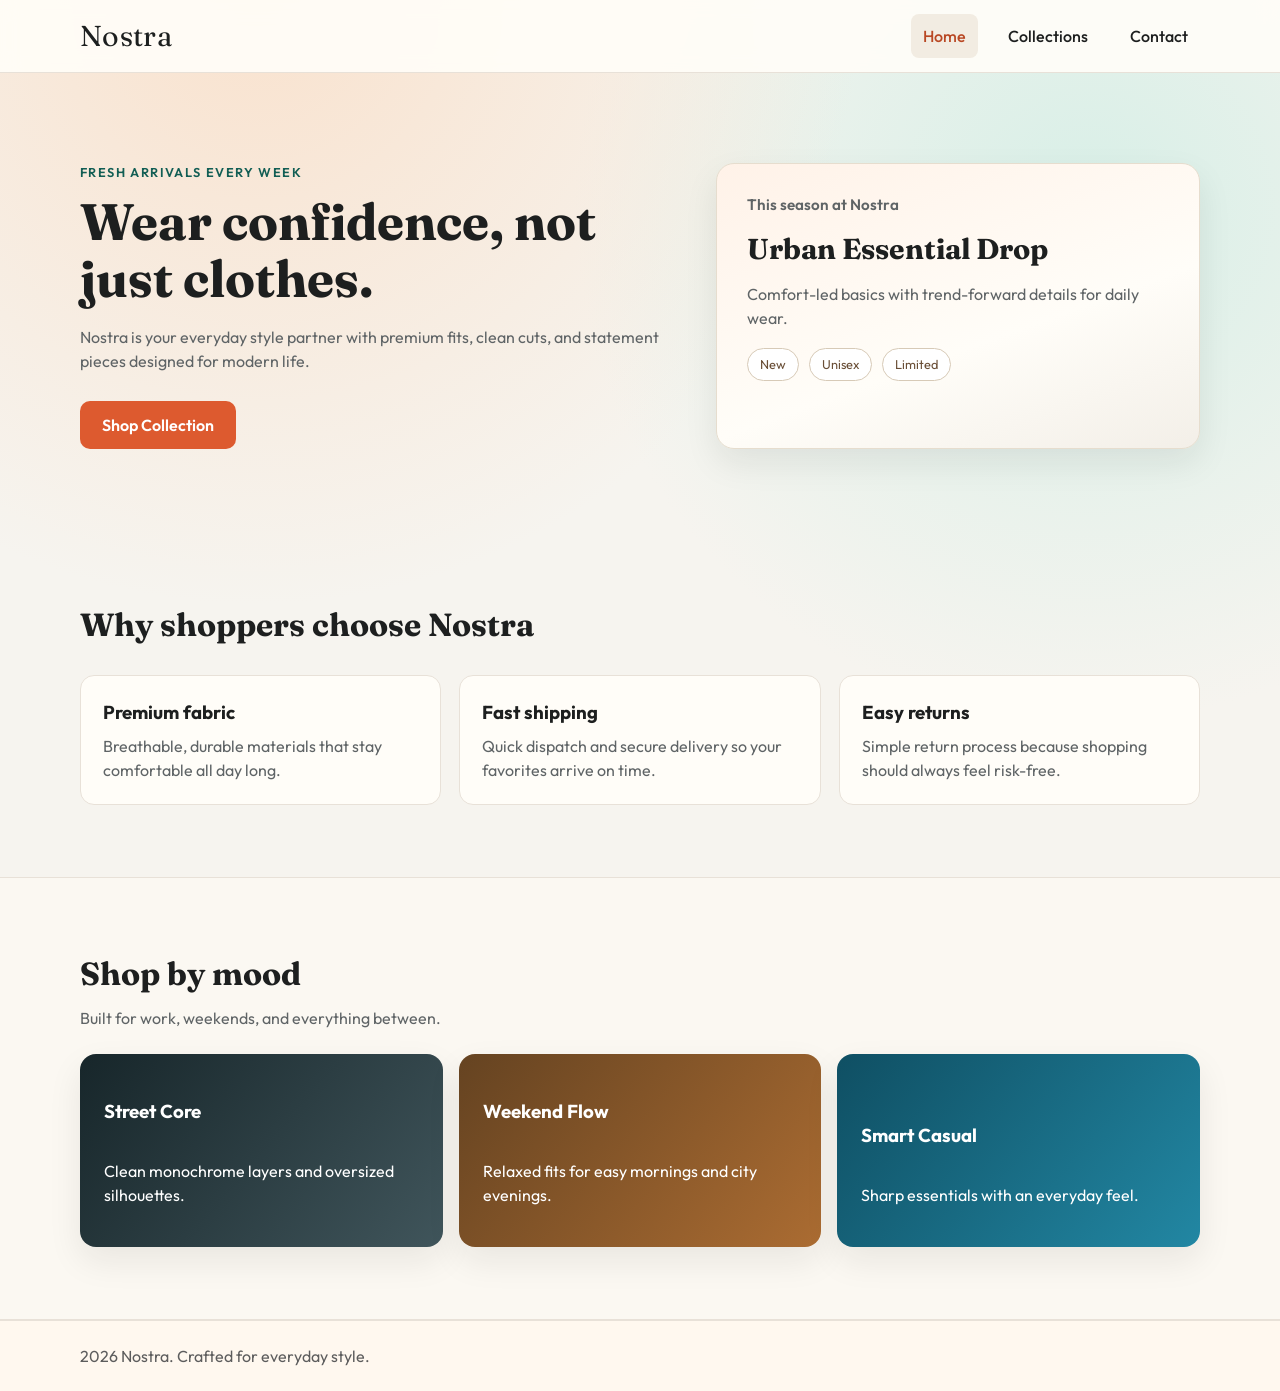
<file: index.html>
<!DOCTYPE html>
<html lang="en">
<head>
  <meta charset="UTF-8">
  <meta name="viewport" content="width=device-width, initial-scale=1.0">
  <title>Nostra | Home</title>
  <link rel="preconnect" href="https://fonts.googleapis.com">
  <link rel="preconnect" href="https://fonts.gstatic.com" crossorigin>
  <link href="https://fonts.googleapis.com/css2?family=Outfit:wght@300;400;500;600;700&family=Fraunces:opsz,wght@9..144,600;9..144,700&display=swap" rel="stylesheet">
  <link rel="stylesheet" href="style.css">
</head>
<body>
  <header class="site-header">
    <div class="container nav-wrap">
      <a class="brand" href="index.html">Nostra</a>
      <nav class="main-nav" aria-label="Primary navigation">
        <a href="index.html" class="active">Home</a>
        <a href="collections.html">Collections</a>
        <a href="contact.html">Contact</a>
      </nav>
    </div>
  </header>

  <main>
    <section class="hero">
      <div class="container hero-grid">
        <div class="hero-copy">
          <p class="eyebrow">Fresh arrivals every week</p>
          <h1>Wear confidence, not just clothes.</h1>
          <p class="hero-text">Nostra is your everyday style partner with premium fits, clean cuts, and statement pieces designed for modern life.</p>
          <a class="btn btn-primary" href="collections.html">Shop Collection</a>
        </div>
        <div class="hero-card">
          <p class="hero-card-title">This season at Nostra</p>
          <h2>Urban Essential Drop</h2>
          <p>Comfort-led basics with trend-forward details for daily wear.</p>
          <div class="pill-row">
            <span class="pill">New</span>
            <span class="pill">Unisex</span>
            <span class="pill">Limited</span>
          </div>
        </div>
      </div>
    </section>

    <section class="section">
      <div class="container">
        <div class="section-head">
          <h2>Why shoppers choose Nostra</h2>
        </div>
        <div class="feature-grid">
          <article class="feature-card">
            <h3>Premium fabric</h3>
            <p>Breathable, durable materials that stay comfortable all day long.</p>
          </article>
          <article class="feature-card">
            <h3>Fast shipping</h3>
            <p>Quick dispatch and secure delivery so your favorites arrive on time.</p>
          </article>
          <article class="feature-card">
            <h3>Easy returns</h3>
            <p>Simple return process because shopping should always feel risk-free.</p>
          </article>
        </div>
      </div>
    </section>

    <section class="section section-soft">
      <div class="container">
        <div class="section-head">
          <h2>Shop by mood</h2>
          <p>Built for work, weekends, and everything between.</p>
        </div>
        <div class="mood-grid">
          <article class="mood-card mood-one">
            <h3>Street Core</h3>
            <p>Clean monochrome layers and oversized silhouettes.</p>
          </article>
          <article class="mood-card mood-two">
            <h3>Weekend Flow</h3>
            <p>Relaxed fits for easy mornings and city evenings.</p>
          </article>
          <article class="mood-card mood-three">
            <h3>Smart Casual</h3>
            <p>Sharp essentials with an everyday feel.</p>
          </article>
        </div>
      </div>
    </section>
  </main>

  <footer class="site-footer">
    <div class="container footer-wrap">
      <p>2026 Nostra. Crafted for everyday style.</p>
    </div>
  </footer>
</body>
</html>
</file>
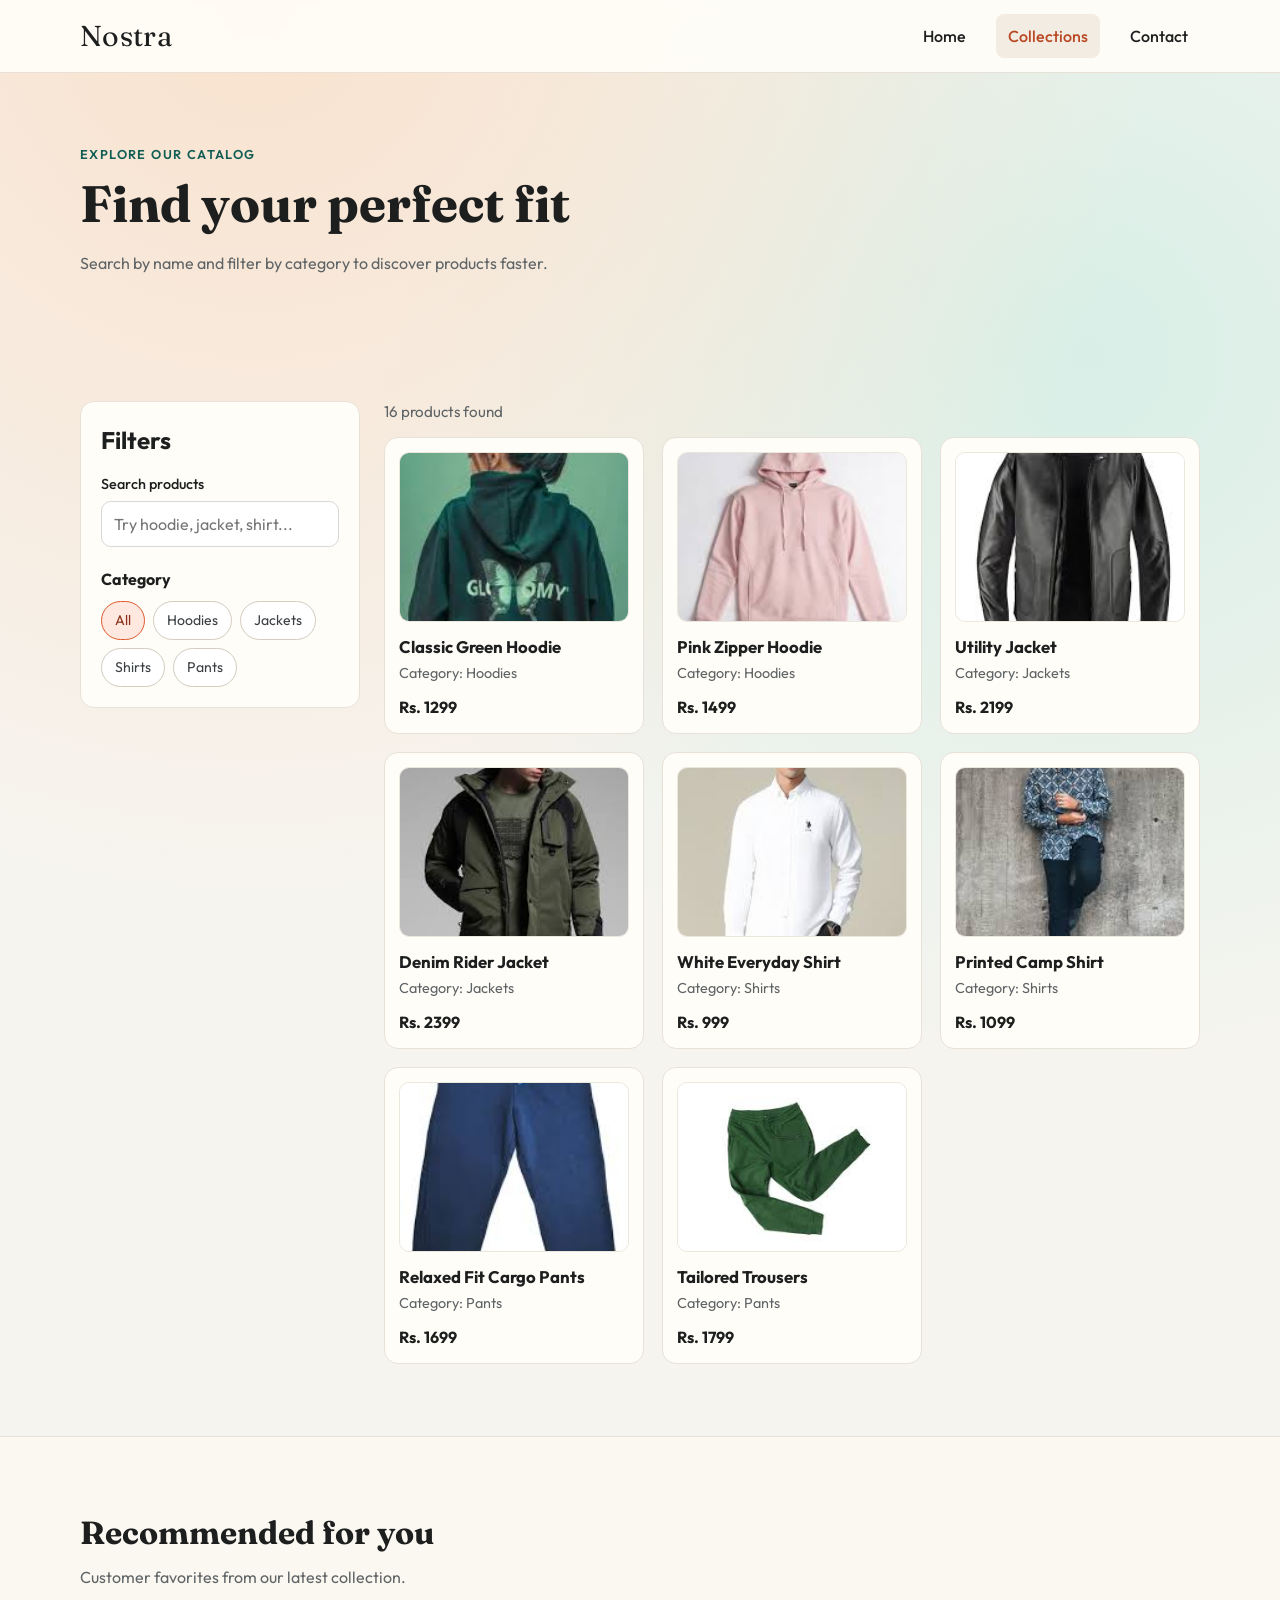
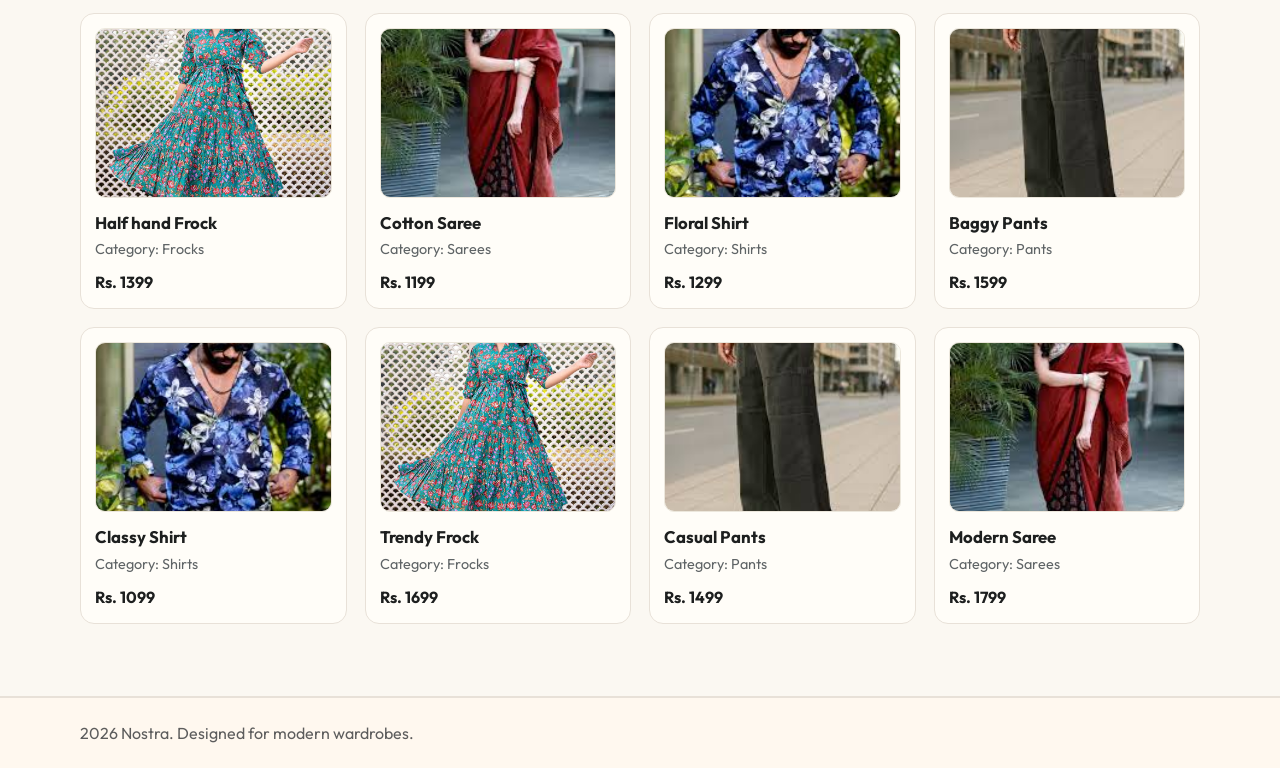
<file: collections.html>
<!DOCTYPE html>
<html lang="en">
<head>
  <meta charset="UTF-8">
  <meta name="viewport" content="width=device-width, initial-scale=1.0">
  <title>Nostra | Collections</title>
  <link rel="preconnect" href="https://fonts.googleapis.com">
  <link rel="preconnect" href="https://fonts.gstatic.com" crossorigin>
  <link href="https://fonts.googleapis.com/css2?family=Outfit:wght@300;400;500;600;700&family=Fraunces:opsz,wght@9..144,600;9..144,700&display=swap" rel="stylesheet">
  <link rel="stylesheet" href="style.css">
</head>
<body>
  <header class="site-header">
    <div class="container nav-wrap">
      <a class="brand" href="index.html">Nostra</a>
      <nav class="main-nav" aria-label="Primary navigation">
        <a href="index.html">Home</a>
        <a href="collections.html" class="active">Collections</a>
        <a href="contact.html">Contact</a>
      </nav>
    </div>
  </header>

  <main class="collection-main">
    <section class="section collection-hero">
      <div class="container">
        <p class="eyebrow">Explore our catalog</p>
        <h1 class="collection-title">Find your perfect fit</h1>
        <p class="collection-subtext">Search by name and filter by category to discover products faster.</p>
      </div>
    </section>

    <section class="section">
      <div class="container collection-layout">
        <aside class="filters" aria-label="Collection filters">
          <h2>Filters</h2>
          <div class="search-box">
            <label for="searchInput">Search products</label>
            <input id="searchInput" type="text" placeholder="Try hoodie, jacket, shirt...">
          </div>

          <div class="filter-group">
            <h3>Category</h3>
            <div class="chip-wrap" id="categoryFilters">
              <button class="chip active" data-category="all" type="button">All</button>
              <button class="chip" data-category="hoodie" type="button">Hoodies</button>
              <button class="chip" data-category="jacket" type="button">Jackets</button>
              <button class="chip" data-category="shirt" type="button">Shirts</button>
              <button class="chip" data-category="pants" type="button">Pants</button>
            </div>
          </div>
        </aside>

        <div>
          <div class="result-meta"><span id="resultCount">0</span> products found</div>
          <section class="product-grid" id="productGrid" aria-live="polite">
            <article class="product-card" data-name="Classic Green Hoodie" data-category="hoodie">
              <img class="product-thumb" src="images/hoodie.jpeg" alt="Classic Grey Hoodie">
              <h3>Classic Green Hoodie</h3>
              <p>Category: Hoodies</p>
              <strong>Rs. 1299</strong>
            </article>

            <article class="product-card" data-name="Pink Zipper Hoodie" data-category="hoodie">
              <img class="product-thumb" src="images/hoodie1.jpeg" alt="Navy Zipper Hoodie">
              <h3>Pink Zipper Hoodie</h3>
              <p>Category: Hoodies</p>
              <strong>Rs. 1499</strong>
            </article>

            <article class="product-card" data-name="Utility Jacket" data-category="jacket">
              <img class="product-thumb" src="images/jacket.jpeg" alt="Olive Utility Jacket">
              <h3>Utility Jacket</h3>
              <p>Category: Jackets</p>
              <strong>Rs. 2199</strong>
            </article>

            <article class="product-card" data-name="Denim Rider Jacket" data-category="jacket">
              <img class="product-thumb" src="images/jac1.jpeg" alt="Denim Rider Jacket">
              <h3>Denim Rider Jacket</h3>
              <p>Category: Jackets</p>
              <strong>Rs. 2399</strong>
            </article>

            <article class="product-card" data-name="White Everyday Shirt" data-category="shirt">
              <img class="product-thumb" src="images/shirt.jpeg" alt="White Everyday Shirt">
              <h3>White Everyday Shirt</h3>
              <p>Category: Shirts</p>
              <strong>Rs. 999</strong>
            </article>

            <article class="product-card" data-name="Printed Camp Shirt" data-category="shirt">
              <img class="product-thumb" src="images/printedshirt.jpeg" alt="Printed Camp Shirt">
              <h3>Printed Camp Shirt</h3>
              <p>Category: Shirts</p>
              <strong>Rs. 1099</strong>
            </article>

            <article class="product-card" data-name="Relaxed Fit Cargo Pants" data-category="pants">
              <img class="product-thumb" src="images/pant.jpeg" alt="Relaxed Fit Cargo Pants">
              <h3>Relaxed Fit Cargo Pants</h3>
              <p>Category: Pants</p>
              <strong>Rs. 1699</strong>
            </article>

            <article class="product-card" data-name="Tailored Trousers" data-category="pants">
              <img class="product-thumb" src="images/trouser.jpeg" alt="Tailored Black Trousers">
              <h3>Tailored Trousers</h3>
              <p>Category: Pants</p>
              <strong>Rs. 1799</strong>
            </article>
          </section>
          <p class="empty-state" id="emptyState">No products matched your search and filters.</p>
        </div>
      </div>
    </section>

    <section class="section section-soft">
      <div class="container">
        <div class="section-head">
          <h2>Recommended for you</h2>
          <p>Customer favorites from our latest collection.</p>
        </div>
        <div class="recommended-grid">
          <article class="product-card recommended-card">
            <img class="product-thumb" src="images/frock.jpeg" alt="Frock - Recommended">
            <h3>Half hand Frock </h3>
            <p>Category: Frocks</p>
            <strong>Rs. 1399</strong>
          </article>

          <article class="product-card recommended-card">
            <img class="product-thumb" src="images/saree.jpeg" alt="Saree- Recommended">
            <h3>Cotton Saree</h3>
            <p>Category: Sarees</p>
            <strong>Rs. 1199</strong>
          </article>

          <article class="product-card recommended-card">
            <img class="product-thumb" src="images/floral.jpeg" alt="Floral Shirt - Recommended">
            <h3>Floral Shirt</h3>
            <p>Category: Shirts</p>
            <strong>Rs. 1299</strong>
          </article>

          <article class="product-card recommended-card">
            <img class="product-thumb" src="images/baggy.jpeg" alt="Baggy Pants - Recommended">
            <h3>Baggy Pants</h3>
            <p>Category: Pants</p>
            <strong>Rs. 1599</strong>
          </article>

          <article class="product-card recommended-card">
            <img class="product-thumb" src="images/floral.jpeg" alt="Floral Shirt - Recommended">
            <h3>Classy Shirt</h3>
            <p>Category: Shirts</p>
            <strong>Rs. 1099</strong>
          </article>

           <article class="product-card recommended-card">
            <img class="product-thumb" src="images/frock.jpeg" alt="Frock - Recommended">
            <h3>Trendy Frock </h3>
            <p>Category: Frocks</p>
            <strong>Rs. 1699</strong>
          </article>

          <article class="product-card recommended-card">
            <img class="product-thumb" src="images/baggy.jpeg" alt="Baggy Pants - Recommended">
            <h3>Casual Pants</h3>
            <p>Category: Pants</p>
            <strong>Rs. 1499</strong>
          </article>

          <article class="product-card recommended-card">
            <img class="product-thumb" src="images/saree.jpeg" alt="Saree- Recommended">
            <h3>Modern Saree</h3>
            <p>Category: Sarees</p>
            <strong>Rs. 1799</strong>
          </article>

        </div>
      </div>
    </section>
  </main>

  <footer class="site-footer">
    <div class="container footer-wrap">
      <p>2026 Nostra. Designed for modern wardrobes.</p>
    </div>
  </footer>

  <script src="script.js"></script>
</body>
</html>
</file>
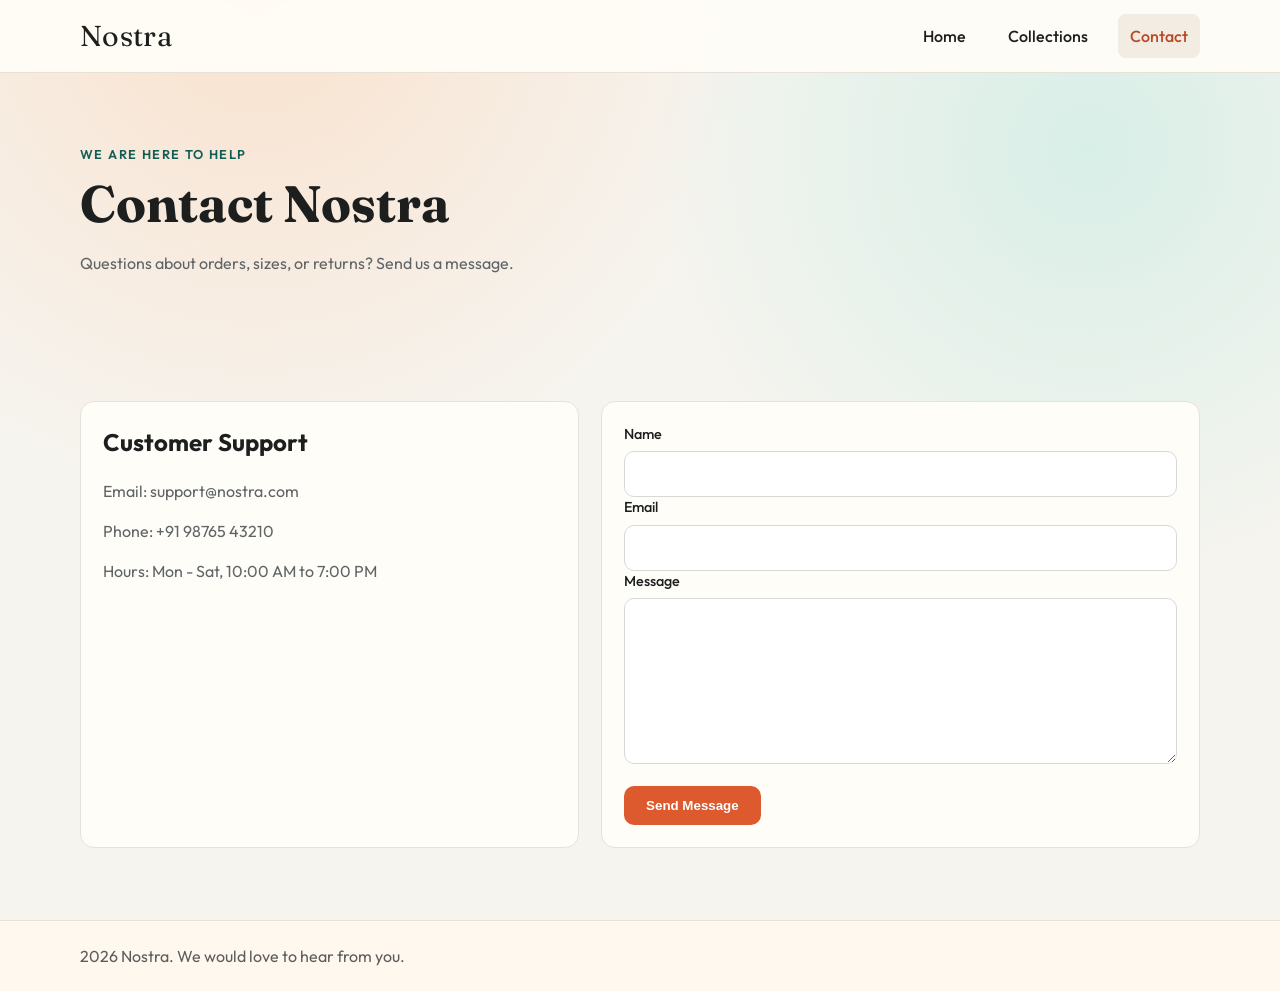
<file: contact.html>
<!DOCTYPE html>
<html lang="en">
<head>
  <meta charset="UTF-8">
  <meta name="viewport" content="width=device-width, initial-scale=1.0">
  <title>Nostra | Contact</title>
  <link rel="preconnect" href="https://fonts.googleapis.com">
  <link rel="preconnect" href="https://fonts.gstatic.com" crossorigin>
  <link href="https://fonts.googleapis.com/css2?family=Outfit:wght@300;400;500;600;700&family=Fraunces:opsz,wght@9..144,600;9..144,700&display=swap" rel="stylesheet">
  <link rel="stylesheet" href="style.css">
</head>
<body>
  <header class="site-header">
    <div class="container nav-wrap">
      <a class="brand" href="index.html">Nostra</a>
      <nav class="main-nav" aria-label="Primary navigation">
        <a href="index.html">Home</a>
        <a href="collections.html">Collections</a>
        <a href="contact.html" class="active">Contact</a>
      </nav>
    </div>
  </header>

  <main>
    <section class="section contact-hero">
      <div class="container">
        <p class="eyebrow">We are here to help</p>
        <h1 class="collection-title">Contact Nostra</h1>
        <p class="collection-subtext">Questions about orders, sizes, or returns? Send us a message.</p>
      </div>
    </section>

    <section class="section">
      <div class="container contact-grid">
        <article class="contact-card">
          <h2>Customer Support</h2>
          <p>Email: support@nostra.com</p>
          <p>Phone: +91 98765 43210</p>
          <p>Hours: Mon - Sat, 10:00 AM to 7:00 PM</p>
        </article>

        <form class="contact-form" id="contactForm" action="#" method="post">
          <label for="name">Name</label>
          <input type="text" id="name" name="name" required>

          <label for="email">Email</label>
          <input type="email" id="email" name="email" required>

          <label for="message">Message</label>
          <textarea id="message" name="message" rows="6" required></textarea>

          <button class="btn btn-primary" type="submit">Send Message</button>
        </form>
      </div>
    </section>
  </main>

  <footer class="site-footer">
    <div class="container footer-wrap">
      <p>2026 Nostra. We would love to hear from you.</p>
    </div>
  </footer>

  <script src="script.js"></script>
</body>
</html>
</file>
<file: style.css>
:root {
  --bg: #f6f4ef;
  --surface: #fffdf8;
  --ink: #1d1f1f;
  --muted: #5f6466;
  --primary: #dd5a2f;
  --primary-dark: #b94824;
  --accent: #125e54;
  --line: #e8e1d8;
  --shadow: 0 14px 34px rgba(20, 20, 20, 0.08);
  --radius: 18px;
}

* {
  box-sizing: border-box;
}

body {
  margin: 0;
  font-family: "Outfit", sans-serif;
  color: var(--ink);
  background:
    radial-gradient(circle at 20% 0%, #f9e2ce 0%, transparent 35%),
    radial-gradient(circle at 85% 15%, #d8efe7 0%, transparent 32%),
    var(--bg);
  line-height: 1.5;
}

img {
  max-width: 100%;
  display: block;
}

a {
  color: inherit;
  text-decoration: none;
}

.container {
  width: min(1120px, 92%);
  margin-inline: auto;
}

.section {
  padding: 72px 0;
}

.section-soft {
  background: #fbf8f2;
  border-block: 1px solid var(--line);
}

.site-header {
  position: sticky;
  top: 0;
  z-index: 10;
  border-bottom: 1px solid var(--line);
  background: color-mix(in srgb, #fffdf8 92%, transparent);
  backdrop-filter: blur(10px);
}

.nav-wrap {
  min-height: 72px;
  display: flex;
  align-items: center;
  justify-content: space-between;
  gap: 20px;
}

.brand {
  font-family: "Fraunces", serif;
  font-size: 1.8rem;
  letter-spacing: 0.3px;
}

.main-nav {
  display: flex;
  gap: 18px;
  font-weight: 500;
}

.main-nav a {
  padding: 10px 12px;
  border-radius: 8px;
  transition: background-color 0.2s ease, color 0.2s ease;
}

.main-nav a:hover,
.main-nav a.active {
  background: #f2ece2;
  color: var(--primary-dark);
}

.hero {
  padding: 90px 0 80px;
}

.hero-grid {
  display: grid;
  grid-template-columns: 1.25fr 1fr;
  gap: 30px;
  align-items: stretch;
}

.eyebrow {
  margin: 0 0 12px;
  letter-spacing: 1.4px;
  text-transform: uppercase;
  font-weight: 600;
  font-size: 0.8rem;
  color: var(--accent);
}

.hero-copy h1,
.collection-title {
  font-family: "Fraunces", serif;
  font-size: clamp(2rem, 4vw, 3.2rem);
  line-height: 1.1;
  margin: 0;
}

.hero-text,
.collection-subtext {
  max-width: 58ch;
  margin: 18px 0 28px;
  color: var(--muted);
}

.btn {
  display: inline-flex;
  align-items: center;
  justify-content: center;
  border: none;
  cursor: pointer;
  border-radius: 10px;
  padding: 12px 22px;
  font-weight: 600;
  transition: transform 0.2s ease, background-color 0.2s ease;
}

.btn:hover {
  transform: translateY(-1px);
}

.btn-primary {
  background: var(--primary);
  color: #fff;
}

.btn-primary:hover {
  background: var(--primary-dark);
}

.hero-card {
  border-radius: var(--radius);
  padding: 30px;
  border: 1px solid #e6ddce;
  background: linear-gradient(160deg, #fff2e8 0%, #fffdf8 60%, #f3efe8 100%);
  box-shadow: var(--shadow);
}

.hero-card-title {
  margin: 0;
  color: var(--accent);
  font-weight: 600;
  font-size: 0.95rem;
}

.hero-card h2 {
  margin: 10px 0 12px;
  font-family: "Fraunces", serif;
  font-size: 1.8rem;
}

.hero-card p {
  color: var(--muted);
  margin: 0;
}

.pill-row {
  margin-top: 18px;
  display: flex;
  gap: 10px;
  flex-wrap: wrap;
}

.pill {
  font-size: 0.8rem;
  border-radius: 999px;
  border: 1px solid #d7cab7;
  padding: 6px 12px;
  color: #6a4f37;
  background: #fff;
}

.section-head h2 {
  margin: 0;
  font-family: "Fraunces", serif;
  font-size: clamp(1.6rem, 2.5vw, 2.2rem);
}

.section-head p {
  margin: 8px 0 0;
  color: var(--muted);
}

.feature-grid {
  margin-top: 26px;
  display: grid;
  grid-template-columns: repeat(3, minmax(0, 1fr));
  gap: 18px;
}

.feature-card {
  border: 1px solid var(--line);
  border-radius: 14px;
  padding: 22px;
  background: var(--surface);
  transition: transform 0.25s ease, box-shadow 0.25s ease, border-color 0.25s ease;
}

.feature-card:hover {
  transform: translateY(-6px);
  box-shadow: 0 16px 28px rgba(22, 22, 22, 0.09);
  border-color: #dacfbf;
}

.feature-card h3 {
  margin-top: 0;
  margin-bottom: 8px;
}

.feature-card p {
  margin: 0;
  color: var(--muted);
}

.mood-grid {
  margin-top: 24px;
  display: grid;
  gap: 16px;
  grid-template-columns: repeat(3, minmax(0, 1fr));
}

.mood-card {
  min-height: 180px;
  border-radius: 16px;
  padding: 24px;
  color: #fff;
  display: flex;
  flex-direction: column;
  justify-content: flex-end;
  box-shadow: var(--shadow);
  transition: transform 0.3s ease, box-shadow 0.3s ease, filter 0.3s ease;
}

.mood-card:hover {
  transform: translateY(-8px) scale(1.01);
  box-shadow: 0 18px 34px rgba(15, 15, 15, 0.18);
  filter: saturate(1.12);
}

.mood-one {
  background: linear-gradient(130deg, #17262a, #40555b);
}

.mood-two {
  background: linear-gradient(130deg, #654321, #ab6c32);
}

.mood-three {
  background: linear-gradient(130deg, #0f4f63, #2287a3);
}

.collection-hero,
.contact-hero {
  padding-bottom: 26px;
}

.collection-layout {
  display: grid;
  grid-template-columns: 280px 1fr;
  gap: 24px;
  align-items: start;
}

.filters {
  position: sticky;
  top: 92px;
  border: 1px solid var(--line);
  background: var(--surface);
  border-radius: 14px;
  padding: 20px;
}

.filters h2 {
  margin-top: 0;
  margin-bottom: 16px;
}

.search-box label,
.contact-form label {
  display: block;
  font-size: 0.9rem;
  font-weight: 500;
  margin-bottom: 6px;
}

.search-box input,
.contact-form input,
.contact-form textarea {
  width: 100%;
  border: 1px solid #d7d9d9;
  border-radius: 10px;
  padding: 10px 12px;
  font: inherit;
  background: #fff;
  transition: border-color 0.2s ease, box-shadow 0.2s ease, transform 0.2s ease;
}

.search-box input:hover,
.contact-form input:hover,
.contact-form textarea:hover {
  border-color: #c8b9a3;
}

.search-box input:focus,
.contact-form input:focus,
.contact-form textarea:focus {
  outline: 2px solid color-mix(in srgb, var(--primary) 30%, white);
  border-color: var(--primary);
}

.filter-group {
  margin-top: 20px;
}

.filter-group h3 {
  margin: 0 0 10px;
  font-size: 1rem;
}

.chip-wrap {
  display: flex;
  flex-wrap: wrap;
  gap: 8px;
}

.chip {
  border: 1px solid #d3ccbf;
  background: #fff;
  color: #3a3f42;
  border-radius: 999px;
  padding: 8px 13px;
  font: inherit;
  font-size: 0.88rem;
  cursor: pointer;
  transition: transform 0.2s ease, border-color 0.2s ease, background-color 0.2s ease;
}

.chip:hover {
  transform: translateY(-2px);
  border-color: #c5a17e;
  background: #fff2e8;
}

.chip.active {
  border-color: var(--primary);
  background: #ffe8df;
  color: #8a301a;
}

.result-meta {
  margin-bottom: 14px;
  color: var(--muted);
  font-size: 0.95rem;
}

.product-grid {
  display: grid;
  grid-template-columns: repeat(3, minmax(0, 1fr));
  gap: 18px;
}

.recommended-grid {
  display: grid;
  grid-template-columns: repeat(4, minmax(0, 1fr));
  gap: 18px;
  margin-top: 24px;
}

.recommended-card {
  background: var(--surface);
}

.product-card {
  border: 1px solid var(--line);
  border-radius: 14px;
  padding: 14px;
  background: var(--surface);
  transition: transform 0.28s ease, box-shadow 0.28s ease, border-color 0.28s ease;
}

.product-card:hover {
  transform: translateY(-7px);
  box-shadow: 0 18px 30px rgba(20, 20, 20, 0.12);
  border-color: #d8c5ac;
}

.product-thumb {
  border-radius: 10px;
  height: 170px;
  width: 100%;
  object-fit: cover;
  margin-bottom: 12px;
  border: 1px solid #ece7dc;
  transition: transform 0.32s ease, filter 0.32s ease;
}

.product-card:hover .product-thumb {
  transform: scale(1.035);
  filter: contrast(1.05) saturate(1.08);
}

.product-card h3 {
  margin: 0 0 4px;
  font-size: 1.05rem;
}

.product-card p {
  margin: 0;
  color: var(--muted);
  font-size: 0.9rem;
}

.product-card strong {
  display: inline-block;
  margin-top: 10px;
}

.empty-state {
  display: none;
  margin-top: 18px;
  padding: 16px;
  border: 1px dashed #c9c4b7;
  border-radius: 12px;
  color: var(--muted);
  background: #fcfaf6;
}

.contact-grid {
  display: grid;
  grid-template-columns: 1fr 1.2fr;
  gap: 22px;
}

.contact-card,
.contact-form {
  border: 1px solid var(--line);
  border-radius: 14px;
  padding: 22px;
  background: var(--surface);
  transition: box-shadow 0.25s ease, transform 0.25s ease;
}

.contact-card:hover,
.contact-form:hover {
  box-shadow: 0 14px 26px rgba(20, 20, 20, 0.08);
  transform: translateY(-3px);
}

.contact-card h2 {
  margin-top: 0;
}

.contact-card p {
  color: var(--muted);
}

.contact-form textarea {
  resize: vertical;
  min-height: 140px;
  margin-bottom: 16px;
}

.site-footer {
  border-top: 1px solid var(--line);
  background: #fff8ef;
}

.footer-wrap {
  min-height: 70px;
  display: flex;
  align-items: center;
  color: #5d5d5d;
}

@media (max-width: 980px) {
  .hero-grid,
  .collection-layout,
  .contact-grid {
    grid-template-columns: 1fr;
  }

  .filters {
    position: static;
  }

  .product-grid,
  .mood-grid,
  .feature-grid {
    grid-template-columns: repeat(2, minmax(0, 1fr));
  }
}

@media (max-width: 640px) {
  .nav-wrap {
    min-height: 64px;
    flex-direction: column;
    justify-content: center;
    padding: 10px 0;
  }

  .main-nav {
    width: 100%;
    justify-content: space-between;
  }

  .hero {
    padding-top: 50px;
  }

  .section {
    padding: 56px 0;
  }

  .product-grid,
  .mood-grid,
  .feature-grid {
    grid-template-columns: 1fr;
  }
}
</file>
